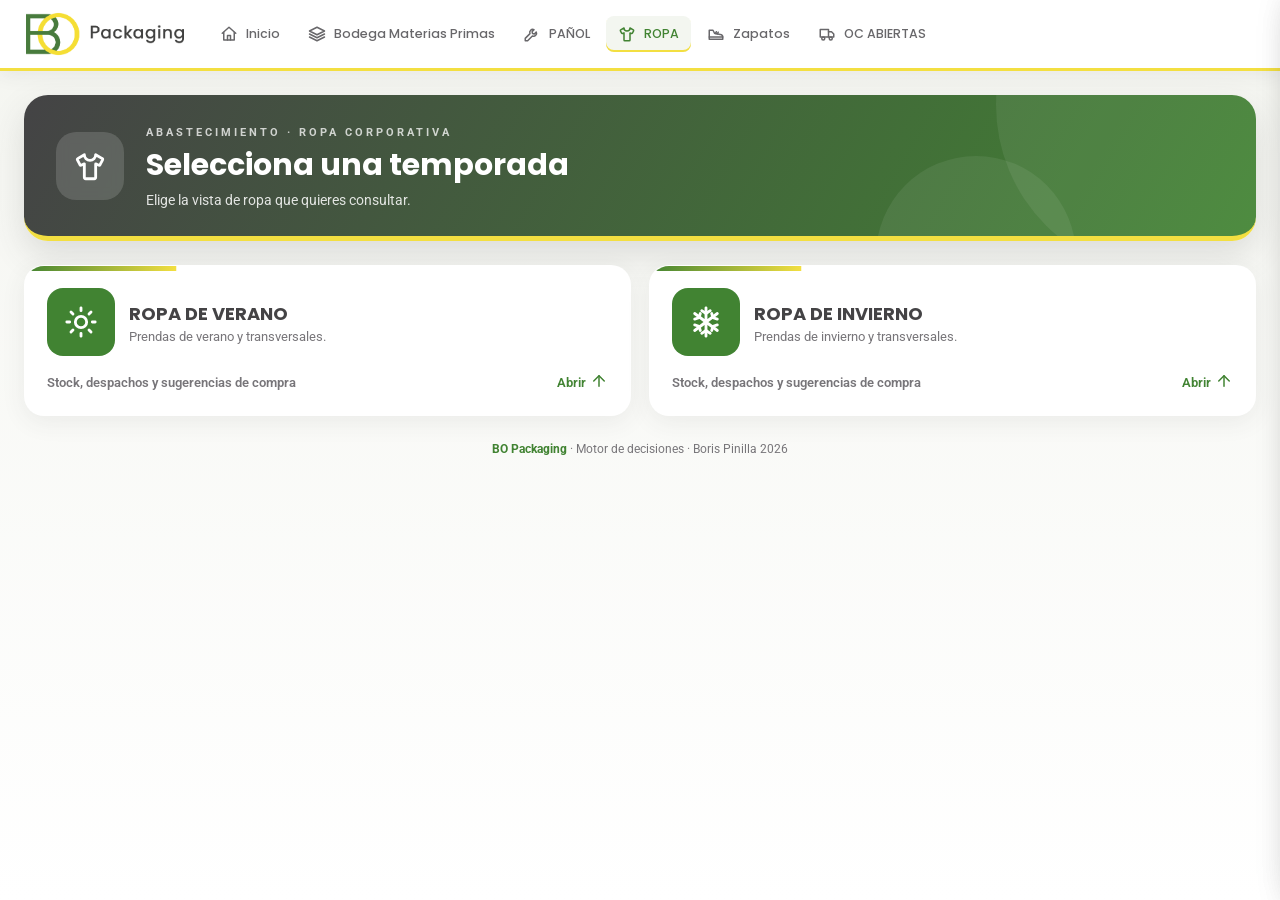
<file: ropa.html>
<!DOCTYPE html>
<html lang="es">
<head>
  <meta charset="UTF-8">
  <meta name="viewport" content="width=device-width, initial-scale=1.0">
  <title>Ropa | Compras BO Packaging</title>
  <link rel="preconnect" href="https://fonts.googleapis.com">
  <link rel="preconnect" href="https://fonts.gstatic.com" crossorigin>
  <link href="https://fonts.googleapis.com/css2?family=Poppins:wght@300;400;500;600;700;800&family=Roboto:wght@300;400;500;700;800&display=swap" rel="stylesheet">
  <link rel="stylesheet" href="css/estilos.css">
</head>
<body>
  <header class="barra-top">
    <div class="contenedor">
      <a class="logo" href="index.html" aria-label="Inicio"><img src="assets/bo-packaging-logo.png" alt=""></a>
      <nav class="nav">
        <a href="index.html" data-ico="inicio">Inicio</a>
        <a href="bmat.html" data-ico="capas">Bodega Materias Primas</a>
        <a href="panol.html" data-ico="llave">PAÑOL</a>
        <a href="ropa.html" class="activo" data-ico="polera" aria-current="page">ROPA</a>
        <a href="zapatos.html" data-ico="zapato">Zapatos</a>
        <a href="oc-abiertas.html" data-ico="camion">OC ABIERTAS</a>
      </nav>
    </div>
  </header>

  <main class="contenedor">
    <section class="hero">
      <div class="hero-ico" data-ico="polera"></div>
      <div class="hero-txt">
        <small>Abastecimiento · Ropa corporativa</small>
        <h1>Selecciona una temporada</h1>
        <p>Elige la vista de ropa que quieres consultar.</p>
      </div>
    </section>

    <section class="tarjetas-modulos temporadas-opciones" aria-label="Temporadas de ropa">
      <a class="tarjeta-modulo tarjeta-temporada" href="ropa-verano.html?temporada=VERANO">
        <div class="tm-cab">
          <div class="tm-ico" data-ico="sol"></div>
          <div><h3>ROPA DE VERANO</h3><p>Prendas de verano y transversales.</p></div>
        </div>
        <div class="tm-pie"><span>Stock, despachos y sugerencias de compra</span><span class="tm-ir">Abrir <span data-ico="arriba"></span></span></div>
      </a>
      <a class="tarjeta-modulo tarjeta-temporada opcion-invierno" href="ropa-verano.html?temporada=INVIERNO">
        <div class="tm-cab">
          <div class="tm-ico" data-ico="nieve"></div>
          <div><h3>ROPA DE INVIERNO</h3><p>Prendas de invierno y transversales.</p></div>
        </div>
        <div class="tm-pie"><span>Stock, despachos y sugerencias de compra</span><span class="tm-ir">Abrir <span data-ico="arriba"></span></span></div>
      </a>
    </section>
  </main>

  <footer class="pie"><b>BO Packaging</b> · Motor de decisiones · Boris Pinilla 2026</footer>

  <script src="js/config.js"></script>
  <script src="js/comun.js"></script>
</body>
</html>
</file>
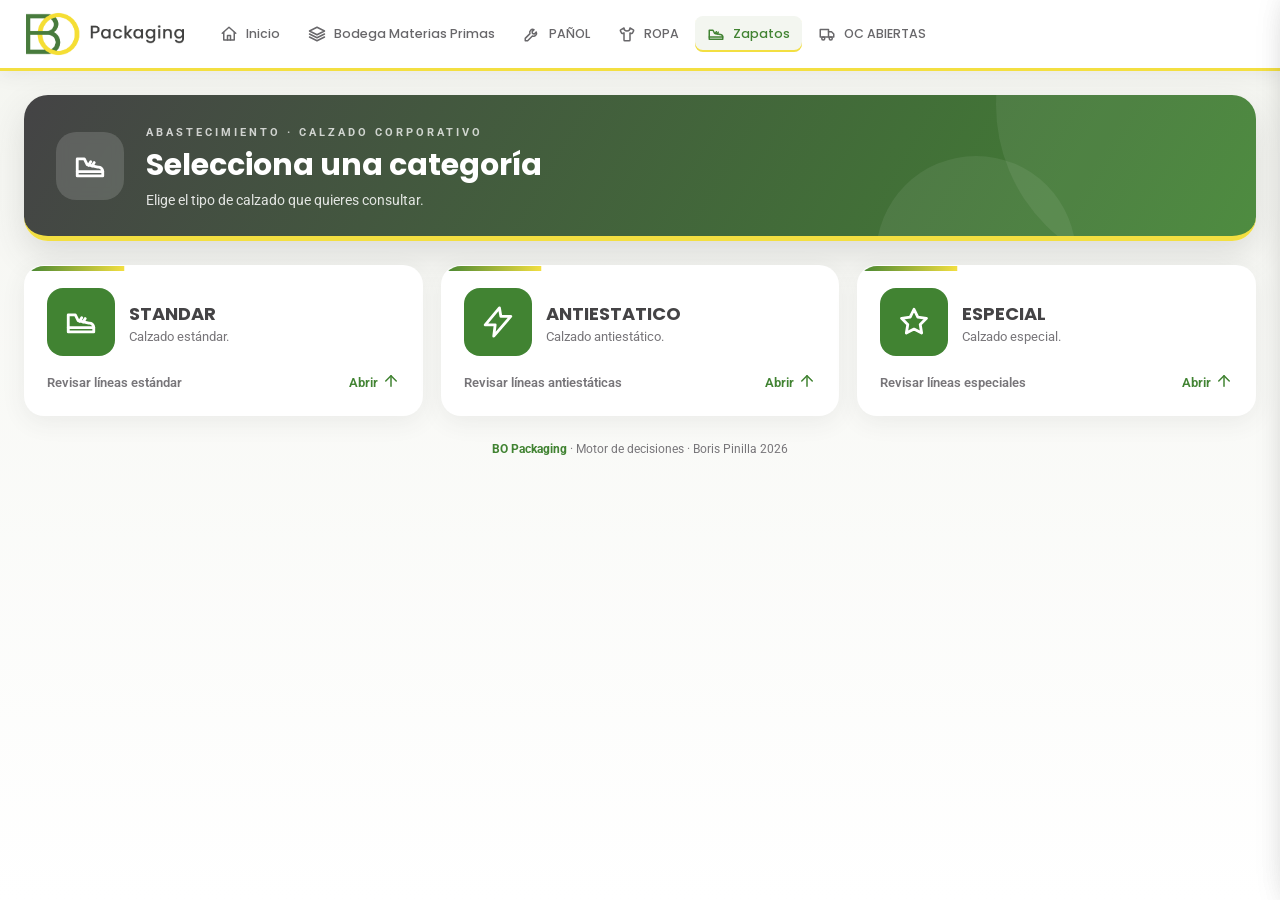
<file: zapatos.html>
<!DOCTYPE html>
<html lang="es">
<head>
  <meta charset="UTF-8">
  <meta name="viewport" content="width=device-width, initial-scale=1.0">
  <title>Zapatos | Compras BO Packaging</title>
  <link rel="preconnect" href="https://fonts.googleapis.com">
  <link rel="preconnect" href="https://fonts.gstatic.com" crossorigin>
  <link href="https://fonts.googleapis.com/css2?family=Poppins:wght@300;400;500;600;700;800&family=Roboto:wght@300;400;500;700;800&display=swap" rel="stylesheet">
  <link rel="stylesheet" href="css/estilos.css">
</head>
<body>
  <header class="barra-top">
    <div class="contenedor">
      <a class="logo" href="index.html" aria-label="Inicio"><img src="assets/bo-packaging-logo.png" alt=""></a>
      <nav class="nav">
        <a href="index.html" data-ico="inicio">Inicio</a>
        <a href="bmat.html" data-ico="capas">Bodega Materias Primas</a>
        <a href="panol.html" data-ico="llave">PAÑOL</a>
        <a href="ropa.html" data-ico="polera">ROPA</a>
        <a href="zapatos.html" class="activo" data-ico="zapato" aria-current="page">Zapatos</a>
        <a href="oc-abiertas.html" data-ico="camion">OC ABIERTAS</a>
      </nav>
    </div>
  </header>

  <main class="contenedor">
    <section class="hero">
      <div class="hero-ico" data-ico="zapato"></div>
      <div class="hero-txt">
        <small>Abastecimiento · Calzado corporativo</small>
        <h1>Selecciona una categoría</h1>
        <p>Elige el tipo de calzado que quieres consultar.</p>
      </div>
    </section>

    <section class="tarjetas-modulos zapatos-categorias" aria-label="Categorías de zapatos">
      <a class="tarjeta-modulo tarjeta-selector" href="zapatos-temporada.html?subcategoria=STANDAR">
        <div class="tm-cab">
          <div class="tm-ico" data-ico="zapato"></div>
          <div><h3>STANDAR</h3><p>Calzado estándar.</p></div>
        </div>
        <div class="tm-pie"><span>Revisar líneas estándar</span><span class="tm-ir">Abrir <span data-ico="arriba"></span></span></div>
      </a>
      <a class="tarjeta-modulo tarjeta-selector" href="zapatos-temporada.html?subcategoria=ANTIESTATICO">
        <div class="tm-cab">
          <div class="tm-ico" data-ico="rayo"></div>
          <div><h3>ANTIESTATICO</h3><p>Calzado antiestático.</p></div>
        </div>
        <div class="tm-pie"><span>Revisar líneas antiestáticas</span><span class="tm-ir">Abrir <span data-ico="arriba"></span></span></div>
      </a>
      <a class="tarjeta-modulo tarjeta-selector" href="zapatos-temporada.html?subcategoria=ESPECIAL">
        <div class="tm-cab">
          <div class="tm-ico" data-ico="estrella"></div>
          <div><h3>ESPECIAL</h3><p>Calzado especial.</p></div>
        </div>
        <div class="tm-pie"><span>Revisar líneas especiales</span><span class="tm-ir">Abrir <span data-ico="arriba"></span></span></div>
      </a>
    </section>
  </main>

  <footer class="pie"><b>BO Packaging</b> · Motor de decisiones · Boris Pinilla 2026</footer>

  <script src="js/config.js"></script>
  <script src="js/comun.js"></script>
</body>
</html>
</file>
<file: css/estilos.css>
/* =====================================================================
   ESTILOS.CSS  |  Dashboard de Compras BO Packaging
   ---------------------------------------------------------------------
   Para cambiar colores o tipografía, edita SOLO las variables de abajo.
   ===================================================================== */

/* ============================ 1. VARIABLES ============================ */
:root {
  --bo-primario: #418332;
  --bo-primario-2: #418332;
  --bo-primario-3: #444345;
  --bo-acento: #F3DF41;
  --bo-acento-2: #F3DF41;
  --bo-texto: #444345;
  --bo-texto-suave: #777579;
  --bo-borde: #E4E3DC;
  --bo-tarjeta: #fff;
  --bo-fuente: 'Roboto', 'Segoe UI', Arial, sans-serif;
  --bo-fuente-principal: 'Poppins', 'Roboto', sans-serif;

  --radio: 16px;
  --radio-chico: 10px;
  --sombra: 0 6px 24px rgba(68, 67, 69, .08);
  --sombra-hover: 0 14px 34px rgba(68, 67, 69, .15);
  --transicion: .25s cubic-bezier(.2, .8, .2, 1);
}
.conclusiones li span { min-width: 0; overflow-wrap: anywhere; }

/* ============================ 2. BASE ============================ */
* { box-sizing: border-box; }
html { scroll-behavior: smooth; }
html, body { overflow-x: clip; }
body {
  margin: 0;
  font-family: var(--bo-fuente);
  font-size: 14px;
  color: var(--bo-texto);
  min-height: 100vh;
  background: linear-gradient(180deg, #F4F5F0 0%, #fff 100%) fixed;
  -webkit-font-smoothing: antialiased;
}
h1, h2, h3, h4 { font-family: var(--bo-fuente-principal); }
a { color: inherit; text-decoration: none; }
button, input, select { font-family: inherit; font-size: inherit; color: inherit; }
[hidden] { display: none !important; }

.ico { width: 18px; height: 18px; flex-shrink: 0; }
.ico.girar { transform: rotate(90deg); }

.contenedor { max-width: 1480px; margin: 0 auto; padding: 0 24px; }

/* ============================ 3. BARRA SUPERIOR ============================ */
.barra-top {
  position: sticky; top: 0; z-index: 50;
  background: rgba(255, 255, 255, .97);
  color: var(--bo-texto);
  border-bottom: 3px solid var(--bo-acento);
  box-shadow: 0 4px 18px rgba(68, 67, 69, .08);
}
.barra-top .contenedor { display: flex; align-items: center; gap: 22px; height: 68px; }

.logo { display: flex; align-items: center; gap: 10px; font-weight: 800; letter-spacing: .5px; }
.logo img { display: block; width: auto; height: 46px; }

.nav { display: flex; gap: 4px; flex: 1; overflow-x: auto; scrollbar-width: none; }
.nav a {
  display: flex; align-items: center; gap: 8px;
  padding: 9px 12px; border-radius: 8px;
  font-family: var(--bo-fuente-principal); font-weight: 500; font-size: 12.5px; white-space: nowrap;
  color: #68676A;
  transition: background var(--transicion), color var(--transicion);
}
.nav a:hover { background: #F3F6F0; color: var(--bo-primario); }
.nav a.activo { background: #F3F6F0; color: var(--bo-primario); box-shadow: inset 0 -2px 0 var(--bo-acento); }

.barra-acciones { display: flex; align-items: center; gap: 10px; flex-wrap: wrap; }
.menu-datos { position: relative; }
.menu-datos-panel {
  position: absolute; top: calc(100% + 10px); right: 0; z-index: 100;
  display: flex; flex-direction: column; gap: 8px; width: min(300px, calc(100vw - 28px));
  padding: 12px; border: 1px solid #D8E3D4; border-radius: 14px;
  background: #fff; box-shadow: var(--sombra-hover); color: var(--bo-texto);
  font-family: var(--bo-fuente);
}
.menu-datos-panel .info-archivo {
  width: 100%; max-width: none; padding: 8px 10px; border-radius: 10px;
  background: #F3F6F0; color: var(--bo-primario);
}
.menu-datos-panel .info-archivo b { font-size: 13px; font-weight: 700; }
.menu-datos-panel .info-archivo small { color: #526653; opacity: 1; }
.menu-datos-panel .btn.claro {
  justify-content: flex-start; width: 100%; min-height: 42px; color: var(--bo-primario);
  border-color: #D8E3D4; background: #FAFBF8; font: inherit; font-weight: 700;
}
.menu-datos-panel .btn.claro:hover { background: #EEF4EA; }
.info-archivo {
  display: flex; align-items: center; gap: 8px;
  padding: 6px 12px; border-radius: 12px;
  background: rgba(255, 255, 255, .08); max-width: 260px;
}
.info-archivo span { display: flex; flex-direction: column; min-width: 0; }
.info-archivo b { font-size: 12px; white-space: nowrap; overflow: hidden; text-overflow: ellipsis; }
.info-archivo small { font-size: 10.5px; opacity: .7; }

/* ============================ 4. BOTONES ============================ */
.btn {
  display: inline-flex; align-items: center; gap: 8px;
  padding: 10px 16px; border-radius: 12px;
  border: 1px solid var(--bo-borde); background: #fff;
  font-family: var(--bo-fuente-principal);
  font-weight: 600; font-size: 13px; cursor: pointer;
  transition: transform var(--transicion), box-shadow var(--transicion), background var(--transicion);
}
.btn:hover:not(:disabled) { transform: translateY(-2px); box-shadow: var(--sombra); }
.btn:disabled { opacity: .45; cursor: not-allowed; }
.btn.primario { background: var(--bo-primario); color: #fff; border: 0; }
.btn.primario:hover:not(:disabled) { background: var(--bo-primario-3); }
.btn.acento { background: var(--bo-acento); color: var(--bo-texto); border: 0; }
.btn.claro { background: #fff; color: var(--bo-texto); border-color: var(--bo-borde); }
.btn.claro:hover { background: #F4F6F1; }
.btn.chico { padding: 6px 10px; font-size: 12px; border-radius: 9px; }
.filtro-alcance {
  border-color: color-mix(in srgb, var(--bo-primario) 28%, #fff);
  background: linear-gradient(135deg, #fff, #F1F7EE);
  color: var(--bo-primario);
}
.filtro-alcance[aria-pressed="true"] {
  border-color: var(--bo-primario); background: var(--bo-primario); color: #fff;
  animation: filtro-alcance-activar .4s ease-out;
}
.filtro-alcance .ico { transition: transform var(--transicion); }
.filtro-alcance:hover .ico { transform: rotate(-18deg) scale(1.12); }
@keyframes filtro-alcance-activar {
  0% { transform: scale(.96); }
  65% { transform: scale(1.04); }
  100% { transform: scale(1); }
}

.btn-lista { position: relative; }
.contador {
  position: absolute; top: -7px; right: -7px;
  min-width: 21px; height: 21px; padding: 0 6px; border-radius: 99px;
  display: grid; place-items: center;
  background: #E5383B; color: #fff; font-size: 11px; font-weight: 800;
  transform: scale(0); transition: transform var(--transicion);
}
.contador.activo { transform: scale(1); animation: latido 2s infinite; }
@keyframes latido { 0%, 100% { box-shadow: 0 0 0 0 rgba(229, 56, 59, .5); } 50% { box-shadow: 0 0 0 7px rgba(229, 56, 59, 0); } }

.btn-icono {
  display: grid; place-items: center; width: 36px; height: 36px;
  border: 0; border-radius: 10px; background: rgba(65, 131, 50, .08); cursor: pointer;
  transition: background var(--transicion), transform var(--transicion);
}
.btn-icono:hover { background: rgba(229, 56, 59, .12); color: #E5383B; transform: rotate(90deg); }

.btn-mas {
  display: grid; place-items: center; width: 30px; height: 30px;
  border: 0; border-radius: 9px; cursor: pointer;
  background: rgba(65, 131, 50, .1); color: var(--bo-primario);
  transition: all var(--transicion);
}
.btn-mas:hover { background: var(--bo-acento); color: var(--bo-texto); transform: scale(1.15) rotate(90deg); }
.btn-mas .ico { width: 16px; height: 16px; }

/* ============================ 5. CABECERA DE PÁGINA ============================ */
.hero {
  position: relative; overflow: hidden;
  margin: 24px 0; padding: 28px 32px; border-radius: 24px;
  background: linear-gradient(120deg, var(--bo-primario-3), var(--bo-primario));
  color: #fff; box-shadow: var(--sombra-hover); border-bottom: 5px solid var(--bo-acento);
  display: flex; align-items: center; gap: 22px; flex-wrap: wrap;
}
.hero::before, .hero::after {
  content: ''; position: absolute; border-radius: 50%;
  background: rgba(255, 255, 255, .07); pointer-events: none;
}
.hero::before { width: 340px; height: 340px; right: -80px; top: -160px; }
.hero::after  { width: 200px; height: 200px; right: 180px; bottom: -120px; }
.hero-ico {
  display: grid; place-items: center; width: 68px; height: 68px; border-radius: 20px;
  background: rgba(255, 255, 255, .15); backdrop-filter: blur(6px);
  animation: flotar 4s ease-in-out infinite;
}
.hero-ico .ico { width: 34px; height: 34px; }
@keyframes flotar { 50% { transform: translateY(-6px); } }
.hero-txt { flex: 1; min-width: min(240px, 100%); position: relative; z-index: 1; }
.hero-txt small { text-transform: uppercase; letter-spacing: 3px; font-size: 11px; font-weight: 700; opacity: .75; }
.hero-txt h1 { margin: 4px 0; font-family: var(--bo-fuente-principal); font-size: 30px; font-weight: 700; }
.hero-txt p { margin: 0; opacity: .85; }
.hero-acciones { display: flex; align-items: center; gap: 10px; position: relative; z-index: 1; flex-wrap: wrap; }
.btn-sugeridos-principal { min-height: 48px; padding: 14px 22px; font-size: 15px; font-weight: 700; box-shadow: 0 6px 16px rgba(0, 0, 0, .18); }
.hero .btn-sugeridos-principal { background: var(--bo-acento); color: var(--bo-texto); }
.hero-inicio {
  min-height: 230px; isolation: isolate;
  background: var(--bo-primario-3); color: #fff;
  border-bottom-width: 4px; box-shadow: var(--sombra);
}
.hero-inicio::before {
  inset: 0; width: auto; height: auto; border-radius: 0;
  background: rgba(0,0,0,.22);
}
.hero-inicio::after { display: none; }
.hero-inicio-video {
  position: absolute; z-index: -1; inset: -14px;
  width: calc(100% + 28px); height: calc(100% + 28px);
  object-fit: cover; object-position: center 45%;
  pointer-events: none;
}
.hero-inicio > :not(.hero-inicio-video) { position: relative; z-index: 1; }
.hero-inicio .hero-ico {
  background: rgba(65,131,50,.92); color: #fff;
}
.hero-inicio .hero-txt small,
.hero-inicio .hero-txt h1,
.hero-inicio .hero-txt p {
  color: #fff; opacity: 1; text-shadow: 0 1px 3px rgba(0,0,0,.45);
}
.hero-inicio .hero-acciones .btn.claro { background: rgba(255,255,255,.92); }
@media (prefers-reduced-motion: reduce) {
  .hero-inicio-video { display: none; }
}

/* ============================ 6. ESTADO VACÍO / ZONA DE CARGA ============================ */
.zona-carga {
  display: flex; flex-direction: column; align-items: center; text-align: center; gap: 10px;
  padding: 48px 24px; border-radius: 24px;
  background: #fff; border: 2px dashed #C9D7C4;
  cursor: pointer; transition: all var(--transicion);
}
.zona-carga:hover { border-color: var(--bo-primario); background: #F7FAF5; transform: translateY(-3px); box-shadow: var(--sombra); }
.zona-carga .ico { width: 54px; height: 54px; color: var(--bo-primario); }
.zona-carga h2 { margin: 6px 0 0; font-size: 22px; }
.zona-carga p { margin: 0; color: var(--bo-texto-suave); max-width: 520px; }
.zona-carga.compacto { flex-direction: row; padding: 16px 22px; text-align: left; }
.zona-carga.compacto .ico { width: 32px; height: 32px; }
.zona-carga.compacto h2 { font-size: 16px; margin: 0; }
.carga-excel-final { display: flex; justify-content: center; margin: 24px 0 0; }
.btn-carga-excel-final { min-height: 48px; padding: 14px 22px; font-size: 15px; font-weight: 800; }
.modal-carga-excel {
  width: min(560px, calc(100vw - 32px)); max-width: none; max-height: min(90vh, 680px);
  margin: auto; padding: 24px; border: 0; border-radius: 20px;
  background: #fff; color: var(--bo-texto); box-shadow: 0 20px 70px rgba(0, 0, 0, .28);
  font-family: var(--bo-fuente);
}
.modal-carga-excel[open] { display: flex; flex-direction: column; gap: 16px; }
.modal-carga-excel::backdrop { background: rgba(68, 67, 69, .5); backdrop-filter: blur(3px); }
.modal-carga-cabecera { display: flex; align-items: flex-start; justify-content: space-between; gap: 16px; }
.modal-carga-cabecera h2 { margin: 0; font-size: 20px; }
.modal-carga-excel > p { margin: 0; color: var(--bo-texto-suave); line-height: 1.6; }
.modal-carga-cerrar {
  display: grid; place-items: center; width: 38px; height: 38px; flex: 0 0 38px;
  border: 0; border-radius: 50%; background: #F1F3F6; color: var(--bo-texto);
  cursor: pointer; font: inherit; font-size: 24px; line-height: 1;
  transition: background var(--transicion), color var(--transicion);
}
.modal-carga-cerrar:hover { background: #E5383B; color: #fff; }
.modal-carga-cerrar:focus-visible { outline: 3px solid var(--bo-acento); outline-offset: 3px; }
.modal-carga-zona { width: 100%; padding: 22px; border-radius: 16px; font: inherit; color: var(--bo-texto); }
.modal-carga-zona span { display: flex; flex-direction: column; gap: 5px; }
.modal-carga-zona small { color: var(--bo-texto-suave); }
.modal-carga-ayuda { font-size: 12.5px; }

/* ============================ 7. KPIs ============================ */
.kpis { display: grid; grid-template-columns: repeat(5, minmax(0, 1fr)); gap: 16px; margin-bottom: 18px; }
.kpi {
  position: relative; overflow: hidden;
  display: flex; align-items: center; gap: 14px;
  padding: 18px; border-radius: var(--radio);
  background: var(--bo-tarjeta); box-shadow: var(--sombra);
  border: 1px solid transparent;
  transition: transform var(--transicion), box-shadow var(--transicion), border-color var(--transicion);
}
.kpi[role="button"] { cursor: pointer; }
.kpi:hover { transform: translateY(-4px); box-shadow: var(--sombra-hover); }
.kpi.activo { border-color: var(--c); background: color-mix(in srgb, var(--c) 7%, #fff); }
.kpi-principal {
  grid-column: 1 / -1;
  display: grid; grid-template-columns: auto minmax(0, 1fr); align-items: center; gap: 26px;
  min-height: 150px; padding: 26px 36px;
  border: 1px solid color-mix(in srgb, var(--c) 18%, #fff);
  background: linear-gradient(110deg, color-mix(in srgb, var(--c) 10%, #fff), #fff 48%, color-mix(in srgb, var(--c) 6%, #fff));
  background-size: 200% 100%;
  animation: kpi-fondo 10s ease-in-out infinite alternate;
}
.kpi-principal::before {
  content: ''; position: absolute; z-index: 0; top: 50%; right: 12%;
  width: 190px; height: 190px; border-radius: 50%;
  background: color-mix(in srgb, var(--c) 8%, transparent);
  transform: translateY(-50%);
  pointer-events: none;
  animation: kpi-orbita 7s ease-in-out infinite alternate;
}
.kpi-principal > * { position: relative; z-index: 1; }
.kpi-principal .kpi-ico { width: 72px; height: 72px; border-radius: 21px; }
.kpi-principal .kpi-ico .ico { width: 36px; height: 36px; }
.kpi-principal .kpi-info {
  display: grid; grid-template-columns: 1fr auto; grid-template-areas: "titulo valor" "detalle valor";
  align-items: center; column-gap: 24px;
}
.kpi-principal .kpi-info small { grid-area: titulo; font-size: 14px; letter-spacing: 1px; }
.kpi-principal .kpi-info b { grid-area: valor; font-size: clamp(48px, 6vw, 76px); line-height: 1; }
.kpi-principal .kpi-info span { grid-area: detalle; margin-top: 5px; font-size: 14px; }
.kpi-ico {
  display: grid; place-items: center; width: 48px; height: 48px; border-radius: 14px;
  background: color-mix(in srgb, var(--c) 14%, #fff);
  color: color-mix(in srgb, var(--c) 60%, var(--bo-texto));
  transition: transform var(--transicion);
}
.kpi:hover .kpi-ico { transform: scale(1.12) rotate(-6deg); }
.kpi-ico .ico { width: 24px; height: 24px; }
.kpi small { display: block; font-size: 11.5px; font-weight: 600; color: var(--bo-texto-suave); text-transform: uppercase; letter-spacing: .6px; }
.kpi b { display: block; font-size: 25px; font-weight: 800; line-height: 1.2; }
.kpi span { font-size: 12px; color: var(--bo-texto-suave); }
@keyframes kpi-fondo { to { background-position: 100% 50%; } }
@keyframes kpi-orbita { to { transform: translate(-28px, -50%) scale(1.12); } }

/* ============================ CLUSTERS ============================ */
.cluster-editor form { margin: 0; }
.cluster-campos {
  display: grid; grid-template-columns: minmax(220px, 2fr) minmax(170px, 1fr) minmax(220px, 1.2fr);
  align-items: end; gap: 14px;
}
.cluster-campos input, #cluster-buscar, .cluster-agregar select {
  min-width: 0; height: 40px; padding: 0 12px; border: 1px solid var(--bo-borde);
  border-radius: 11px; background: #FAFAF8; font: inherit;
}
.cluster-seleccionados {
  display: flex; flex-direction: column; justify-content: center; gap: 4px; min-height: 60px;
  padding: 10px 14px; border-radius: 12px; background: #F1F7EE; color: var(--bo-primario);
}
.cluster-seleccionados small { color: var(--bo-texto-suave); }
.cluster-form-acciones { display: flex; gap: 8px; margin-top: 16px; }
.cluster-mensaje { min-height: 20px; margin: 10px 0 0; font-size: 13px; }
.sr-only {
  position: absolute; width: 1px; height: 1px; padding: 0; margin: -1px;
  overflow: hidden; clip: rect(0, 0, 0, 0); white-space: nowrap; border: 0;
}

/* ============================ OC ABIERTAS ============================ */
.oc-filtros { margin-bottom: 16px; padding: 22px; }
.oc-filtros-fila { display: grid; align-items: end; gap: 12px; }
.oc-filtros-fila + .oc-filtros-fila { margin-top: 14px; }
.oc-filtros-fila-origen { grid-template-columns: minmax(0, 1fr); }
.oc-filtros-fila-busqueda { grid-template-columns: minmax(220px, 2fr) minmax(190px, 1fr) auto; }
.oc-filtros-fila .campo input, .oc-filtros-fila .campo select { width: 100%; min-width: 0; }
.oc-filtros-fila-busqueda > .btn { min-height: 42px; }
.oc-origen-filtros { display: grid; grid-template-columns: repeat(2, minmax(0, 1fr)); gap: 8px; }
.oc-origen-btn {
  --oc-color: var(--bo-primario);
  display: flex; align-items: center; justify-content: center; min-width: 0; min-height: 48px;
  padding: 7px 10px; border: 1px solid color-mix(in srgb, var(--oc-color) 25%, #fff);
  border-radius: 12px; background: color-mix(in srgb, var(--oc-color) 5%, #fff);
  color: var(--bo-texto); font: inherit; font-size: 12px; font-weight: 700; text-align: center; cursor: pointer;
  transition: transform var(--transicion), border-color var(--transicion), box-shadow var(--transicion), background var(--transicion);
}
.oc-origen-btn:hover { transform: translateY(-2px); box-shadow: var(--sombra); }
.oc-origen-btn:focus-visible { outline: 3px solid color-mix(in srgb, var(--oc-color) 55%, #fff); outline-offset: 2px; }
.oc-origen-btn[aria-pressed="true"] {
  border-color: var(--oc-color); background: color-mix(in srgb, var(--oc-color) 12%, #fff);
  box-shadow: 0 0 0 2px color-mix(in srgb, var(--oc-color) 13%, transparent);
  animation: oc-origen-seleccion .3s ease-out;
}
.oc-origen-icon { display: grid; place-items: center; flex: 0 0 20px; width: 20px; height: 20px; color: var(--oc-color); }
.oc-origen-icon .ico { width: 20px; height: 20px; }
.oc-extranjero { --oc-color: #536FD0; }
.oc-nacional { --oc-color: #34835A; }
@keyframes oc-origen-seleccion { 50% { transform: scale(1.025); } }
.oc-rangos { display: grid; grid-template-columns: repeat(5, minmax(0, 1fr)); gap: 12px; margin-bottom: 18px; }
.oc-rango-tarjeta {
  display: flex; flex-direction: column; gap: 8px; padding: 14px;
  border: 1px solid var(--bo-borde); border-radius: 14px; background: #fff;
  color: var(--bo-texto); text-align: left;
}
.oc-rango-tarjeta small { color: var(--bo-texto-suave); font-size: 11px; }
.oc-rango-tarjeta b { color: var(--bo-primario); font-size: 24px; }
.oc-kpi .kpi-info { min-width: 0; }
.oc-conclusiones-card, .oc-tabla-card { margin-bottom: 18px; }
.oc-antiguedad { display: inline-flex; padding: 4px 8px; border-radius: 999px; background: #EFF3EC; color: var(--bo-primario); font-size: 11px; font-weight: 700; white-space: nowrap; }
.oc-antiguedad.oc-mas-12 { background: #FDE8E7; color: #A12B28; }
.oc-antiguedad.oc-6-12 { background: #FFF1DB; color: #8A5200; }
.oc-antiguedad.oc-3-6 { background: #FFF8D9; color: #786000; }
.oc-antiguedad.oc-sin-fecha { background: #EEEFF1; color: #555B66; }
.oc-detalle summary { color: var(--bo-primario); font-weight: 700; cursor: pointer; }
.oc-lineas { display: grid; gap: 10px; min-width: min(620px, 72vw); padding: 10px 0; }
.oc-linea { padding: 10px; border: 1px solid var(--bo-borde); border-radius: 10px; background: #FAFBF8; }
.oc-linea > b { display: block; margin-bottom: 8px; color: var(--bo-primario); }
.oc-linea dl { display: grid; grid-template-columns: repeat(2, minmax(0, 1fr)); gap: 6px 12px; margin: 0; }
.oc-linea dl > div { min-width: 0; }
.oc-linea dt { color: var(--bo-texto-suave); font-size: 10px; }
.oc-linea dd { margin: 0; overflow-wrap: anywhere; font-weight: 600; }
.cluster-mensaje.error { color: #B4232D; }
.cluster-mensaje.ok { color: var(--bo-primario); }
.cluster-catalogo-card .tabla-barra { justify-content: space-between; }
#cluster-buscar { width: min(420px, 100%); }
.cluster-catalogo-card .tabla-scroll { max-height: 460px; }
.cluster-codigo {
  padding: 4px 8px; border: 1px solid transparent; border-radius: 8px;
  background: #F1F7EE; color: var(--bo-primario); font: inherit; font-weight: 700;
  cursor: pointer; transition: background var(--transicion), color var(--transicion), transform var(--transicion);
}
.cluster-codigo:hover:not(:disabled) { transform: translateY(-2px); }
.cluster-codigo[aria-pressed="true"] { background: var(--bo-primario); color: #fff; animation: cluster-seleccionar .28s ease-out; }
.cluster-codigo:disabled { opacity: .45; cursor: not-allowed; }
@keyframes cluster-seleccionar { 50% { transform: scale(1.08); } }
.cluster-lista { display: grid; gap: 12px; }
.cluster-guardado {
  display: flex; justify-content: space-between; align-items: flex-start; gap: 18px;
  padding: 16px; border: 1px solid var(--bo-borde); border-radius: 14px; background: #fff;
}
.cluster-guardado h4 { margin: 0 0 4px; color: var(--bo-primario); }
.cluster-guardado p { margin: 0 0 8px; font-size: 13px; color: var(--bo-texto-suave); }
.cluster-guardado ul, .cluster-miembros { margin: 0; padding-left: 18px; font-size: 12.5px; }
.cluster-guardado-acciones { display: flex; gap: 8px; }
.cluster-agregar { align-items: end; }
.cluster-agregar label { min-width: 0; }
.cluster-agregar select { width: 100%; }
.cluster-miembros { display: grid; gap: 8px; }
.cluster-miembros li span { display: block; color: var(--bo-texto-suave); }
.fila-cluster td { background: color-mix(in srgb, var(--bo-primario) 5%, #fff); }
.fila-cluster td.desc small { display: block; margin: 2px 0 0; }

/* ============================ 8. FILTROS ============================ */
.filtros {
  display: flex; flex-wrap: wrap; align-items: end; gap: 12px;
  padding: 16px; margin-bottom: 12px; border-radius: var(--radio);
  background: #fff; box-shadow: var(--sombra);
}
.campo { display: flex; flex-direction: column; gap: 5px; }
.campo label { font-size: 11px; font-weight: 700; color: var(--bo-texto-suave); text-transform: uppercase; letter-spacing: .5px; }
.campo input, .campo select {
  height: 40px; padding: 0 12px; border-radius: 11px;
  border: 1px solid var(--bo-borde); background: #FAFAF8; min-width: 180px;
  transition: border-color var(--transicion), box-shadow var(--transicion);
}
.campo input:focus, .campo select:focus { outline: 0; border-color: var(--bo-primario); box-shadow: 0 0 0 4px rgba(65, 131, 50, .16); background: #fff; }
.campo.buscar { flex: 1; min-width: 240px; position: relative; }
.campo.buscar input { padding-left: 38px; width: 100%; }
.campo.buscar .ico { position: absolute; left: 12px; bottom: 11px; color: var(--bo-texto-suave); }
.check { display: flex; align-items: center; gap: 8px; height: 40px; font-size: 13px; font-weight: 600; cursor: pointer; }
.check input { width: 17px; height: 17px; accent-color: var(--bo-primario); }
.filtros-botones { display: flex; gap: 8px; margin-left: auto; flex-wrap: wrap; }

.chips { display: flex; flex-wrap: wrap; align-items: center; gap: 8px; margin-bottom: 8px; }
.chips-titulo { display: flex; align-items: center; gap: 6px; font-size: 12px; font-weight: 700; color: var(--bo-texto-suave); margin-right: 4px; }
.chip {
  display: inline-flex; align-items: center; gap: 6px;
  padding: 7px 12px; border-radius: 999px; cursor: pointer;
  border: 1px solid color-mix(in srgb, var(--c) 35%, #fff);
  background: color-mix(in srgb, var(--c) 8%, #fff); color: color-mix(in srgb, var(--c) 75%, #000);
  font-weight: 600; font-size: 12.5px; transition: all var(--transicion);
}
.chip .ico { width: 15px; height: 15px; }
.chip b { padding: 1px 7px; border-radius: 99px; background: #fff; font-size: 11.5px; }
.chip:hover { transform: translateY(-2px); box-shadow: 0 6px 16px color-mix(in srgb, var(--c) 30%, transparent); }
.chip.activo { background: var(--c); color: #fff; border-color: var(--c); }
.chip.activo b { color: var(--c); }
.filtros-activos { min-height: 18px; margin-bottom: 14px; font-size: 12.5px; color: var(--bo-texto-suave); }

/* ============================ 9. TARJETAS Y GRÁFICOS ============================ */
.graficos { display: grid; grid-template-columns: repeat(2, minmax(0, 1fr)); gap: 16px; margin-bottom: 18px; min-width: 0; }
.card {
  min-width: 0;
  padding: 18px 20px; border-radius: var(--radio);
  background: var(--bo-tarjeta); box-shadow: var(--sombra);
  transition: box-shadow var(--transicion), transform var(--transicion);
}
.card:hover { box-shadow: var(--sombra-hover); }
.card-cab { display: flex; align-items: center; gap: 10px; margin-bottom: 12px; }
.card-cab .ico { color: var(--bo-primario); }
.card-cab h3 { margin: 0; font-family: var(--bo-fuente-principal); font-size: 15px; font-weight: 600; flex: 1; }
.card-cab small { color: var(--bo-texto-suave); font-size: 11.5px; }
.lienzo { position: relative; height: 290px; min-width: 0; }
.lienzo canvas { max-width: 100%; }
.card.ancha { grid-column: 1 / -1; }

/* Mapa de calor (ropa y zapatos) */
.mapa-scroll { overflow-x: auto; min-width: 0; }
table.mapa { border-collapse: separate; border-spacing: 5px; width: 100%; font-size: 12px; }
table.mapa th { font-weight: 700; color: var(--bo-texto-suave); padding: 4px 6px; white-space: nowrap; }
table.mapa tbody th { text-align: left; max-width: 280px; overflow: hidden; text-overflow: ellipsis; color: var(--bo-texto); }
table.mapa td {
  min-width: 58px; height: 44px; text-align: center; border-radius: 10px; cursor: pointer;
  background: color-mix(in srgb, var(--c) 20%, #fff);
  border: 1.5px solid color-mix(in srgb, var(--c) 45%, #fff);
  transition: transform var(--transicion), box-shadow var(--transicion);
}
table.mapa td b { font-size: 14px; color: color-mix(in srgb, var(--c) 75%, #000); }
table.mapa td small { color: var(--bo-texto-suave); font-size: 10.5px; }
table.mapa td:hover { transform: scale(1.12); box-shadow: 0 6px 18px color-mix(in srgb, var(--c) 40%, transparent); position: relative; z-index: 2; }
table.mapa td.nada { background: #F5F5F2; border: 1px dashed #E1E0DA; cursor: default; }
table.mapa td.nada:hover { transform: none; box-shadow: none; }

/* Conclusiones */
.conclusiones { list-style: none; margin: 0; padding: 0; display: grid; grid-template-columns: repeat(auto-fit, minmax(min(320px, 100%), 1fr)); gap: 10px; }
.conclusiones li {
  display: flex; gap: 10px; align-items: flex-start;
  padding: 12px 14px; border-radius: 12px;
  background: color-mix(in srgb, var(--c) 7%, #fff);
  line-height: 1.5;
  transition: transform var(--transicion);
}
.conclusiones li:hover { transform: translateX(4px); }
.conclusiones li .ico { color: var(--c); margin-top: 2px; }

/* ============================ 10. TABLA ============================ */
.tabla-barra { display: flex; align-items: center; gap: 10px; margin-bottom: 10px; flex-wrap: wrap; }
.tabla-barra h3 { margin: 0; font-size: 15px; flex: 1; display: flex; align-items: center; gap: 8px; }
.tabla-barra small { color: var(--bo-texto-suave); }
.tabla-scroll { overflow: auto; max-height: 70vh; border-radius: 12px; border: 1px solid var(--bo-borde); }
table.datos { width: 100%; border-collapse: collapse; font-size: 12.5px; }
table.datos thead th {
  position: sticky; top: 0; z-index: 2;
  padding: 11px 10px; text-align: left; white-space: nowrap;
  background: var(--bo-primario); color: #fff; font-weight: 700; font-size: 11.5px;
  cursor: pointer; user-select: none;
}
table.datos thead th:hover { background: var(--bo-primario-2); }
table.datos thead th.orden-asc::after { content: ' ▲'; font-size: 9px; }
table.datos thead th.orden-desc::after { content: ' ▼'; font-size: 9px; }
table.datos th.num, table.datos td.num { text-align: right; }
table.datos tbody tr { cursor: pointer; transition: background var(--transicion); box-shadow: inset 3px 0 0 var(--c); }
table.datos tbody tr:nth-child(even) { background: #FAFAF8; }
table.datos tbody tr:hover { background: color-mix(in srgb, var(--c) 8%, #fff); }
table.datos td { padding: 9px 10px; border-bottom: 1px solid #ECEBE6; vertical-align: middle; }
table.datos td.desc { min-width: 210px; }
table.datos td.desc b { font-weight: 600; }
table.datos td.desc small { display: inline-block; margin-left: 6px; padding: 1px 6px; border-radius: 6px; background: #F0F0EC; color: var(--bo-texto-suave); font-size: 10.5px; }
table.datos td.prov em { font-style: normal; font-size: 9.5px; font-weight: 700; padding: 1px 5px; border-radius: 5px; background: #EAF2E6; color: var(--bo-primario); }
table.datos .accion { width: 44px; text-align: center; cursor: default; }
tr.fila-oculta td { opacity: .65; }

.stock { min-width: 80px; }
i.barra { display: block; height: 4px; margin-top: 4px; border-radius: 9px; background: #EDF0F5; overflow: hidden; }
i.barra i { display: block; height: 100%; background: var(--c); border-radius: 9px; transition: width .6s ease; }

.sug { font-weight: 700; color: var(--bo-texto-suave); }
.sug.si { display: inline-block; padding: 2px 9px; border-radius: 8px; background: #FFF4E0; color: #B26A00; }
.pill { display: inline-block; padding: 2px 9px; border-radius: 8px; font-weight: 700; background: color-mix(in srgb, var(--c) 14%, #fff); color: color-mix(in srgb, var(--c) 80%, #000); }

.badge {
  display: inline-flex; align-items: center; gap: 5px; white-space: nowrap;
  padding: 4px 10px; border-radius: 999px; font-size: 11.5px; font-weight: 700;
  background: color-mix(in srgb, var(--c) 14%, #fff); color: color-mix(in srgb, var(--c) 80%, #000);
}
.badge .ico { width: 13px; height: 13px; }

.paginacion { display: flex; justify-content: center; gap: 6px; margin-top: 14px; flex-wrap: wrap; }
.paginacion button {
  min-width: 36px; height: 36px; border-radius: 10px; border: 1px solid var(--bo-borde);
  background: #fff; cursor: pointer; font-weight: 700; transition: all var(--transicion);
}
.paginacion button:hover:not(:disabled) { border-color: var(--bo-primario); color: var(--bo-primario); }
.paginacion button.activo { background: var(--bo-primario); color: #fff; border-color: var(--bo-primario); }
.paginacion button:disabled { opacity: .4; cursor: default; }

.vacio-celda { text-align: center; padding: 30px !important; color: var(--bo-texto-suave); }

/* Tabla pequeña (panel de detalle y revisión) */
table.tabla-mini { width: 100%; border-collapse: collapse; font-size: 12px; margin-bottom: 8px; }
table.tabla-mini th { text-align: left; padding: 7px 8px; background: #EFF3EC; color: var(--bo-primario); font-weight: 700; overflow-wrap: anywhere; }
table.tabla-mini td { padding: 7px 8px; border-bottom: 1px solid #ECEBE6; overflow-wrap: anywhere; }
table.tabla-mini td small { display: block; color: var(--bo-texto-suave); }

/* ============================ 11. PÁGINA DE INICIO ============================ */
.seccion-titulo { display: flex; align-items: center; gap: 10px; margin: 28px 0 14px; }
.seccion-titulo h2 { margin: 0; font-size: 19px; flex: 1; }
.seccion-titulo .ico { color: var(--bo-primario); width: 22px; height: 22px; }
.prioridades-acciones { display: flex; align-items: center; gap: 8px; margin-left: auto; }
.prioridades-toggle {
  display: grid; place-items: center; width: 40px; height: 40px; flex: 0 0 40px;
  border: 1px solid var(--bo-borde); border-radius: 50%; background: #fff;
  color: var(--bo-primario); cursor: pointer;
  transition: background var(--transicion), color var(--transicion), transform var(--transicion);
}
.prioridades-toggle:hover { background: var(--bo-primario); color: #fff; transform: translateY(-2px); }
.prioridades-toggle:focus-visible { outline: 3px solid var(--bo-acento); outline-offset: 3px; }
.prioridades-chevron {
  width: 10px; height: 10px; border-right: 2px solid currentColor; border-bottom: 2px solid currentColor;
  transform: translateY(-2px) rotate(45deg); transition: transform .3s ease;
}
.prioridades-toggle[aria-expanded="true"] .prioridades-chevron { transform: translateY(2px) rotate(225deg); }
.prioridades-panel { display: grid; grid-template-rows: 1fr; opacity: 1; transition: grid-template-rows .35s ease, opacity .25s ease; }
.prioridades-panel.cerrado { grid-template-rows: 0fr; opacity: 0; }
.prioridades-panel-contenido { min-height: 0; overflow: hidden; }

.tarjetas-modulos { display: grid; grid-template-columns: repeat(2, minmax(0, 1fr)); gap: 18px; }
.tarjeta-modulo {
  position: relative; overflow: hidden; display: flex; flex-direction: column; gap: 16px;
  padding: 22px; border-radius: 20px; background: #fff; box-shadow: var(--sombra);
  border: 1px solid transparent;
  transition: transform var(--transicion), box-shadow var(--transicion), border-color var(--transicion);
}
.tarjeta-modulo::before {
  content: ''; position: absolute; inset: 0 0 auto 0; height: 5px;
  background: linear-gradient(90deg, var(--bo-primario), var(--bo-acento));
  transform: scaleX(.25); transform-origin: left; transition: transform .45s ease;
}
.tarjeta-modulo:hover { transform: translateY(-6px); box-shadow: var(--sombra-hover); border-color: #D8E3D4; }
.tarjeta-modulo:hover::before { transform: scaleX(1); }
.tarjeta-modulo:focus-visible { outline: 3px solid var(--bo-acento); outline-offset: 3px; }
.tarjeta-modulo.error { opacity: .7; }
#tarjeta-oc-abiertas {
  grid-column: 1 / -1;
  display: grid; grid-template-columns: minmax(0, 1fr) minmax(0, 2.2fr) minmax(170px, auto);
  align-items: center; gap: 18px 24px;
}
#tarjeta-oc-abiertas .tm-numeros { grid-template-columns: repeat(2, minmax(0, 1fr)); }
#tarjeta-oc-abiertas .tm-pie { justify-content: flex-end; }
.tm-cab { display: flex; gap: 14px; align-items: center; }
.tm-ico {
  display: grid; place-items: center; width: 54px; height: 54px; border-radius: 16px; flex-shrink: 0;
  background: var(--bo-primario); color: #fff;
  transition: transform var(--transicion);
}
.tarjeta-modulo:hover .tm-ico { transform: rotate(-8deg) scale(1.08); }
.tm-ico .ico { width: 26px; height: 26px; }
.tm-cab h3, .tarjeta-modulo > h3 { margin: 0; font-size: 18px; }
.tm-cab p, .tarjeta-modulo > p { margin: 2px 0 0; color: var(--bo-texto-suave); font-size: 12.5px; }
.tm-numeros { display: grid; grid-template-columns: repeat(4, 1fr); gap: 8px; }
.tm-numeros div { text-align: center; padding: 10px 4px; border-radius: 12px; background: color-mix(in srgb, var(--c, #418332) 7%, #fff); }
.tm-numeros b { display: block; font-size: 20px; font-weight: 800; color: color-mix(in srgb, var(--c, #418332) 85%, #000); }
.tm-numeros small { font-size: 10.5px; color: var(--bo-texto-suave); font-weight: 600; }
.tm-barra { display: flex; height: 8px; border-radius: 9px; overflow: hidden; background: #ECEBE6; }
.tm-barra i { display: block; height: 100%; transition: filter var(--transicion); }
.tm-barra i:hover { filter: brightness(1.15); }
.tm-pie { display: flex; justify-content: space-between; align-items: center; font-size: 12.5px; font-weight: 600; color: var(--bo-texto-suave); }
.tm-ir { display: flex; align-items: center; gap: 4px; color: var(--bo-primario-2); transition: gap var(--transicion); }
.tarjeta-modulo:hover .tm-ir { gap: 10px; }
.temporadas-opciones { margin-top: 20px; }
.tarjeta-temporada .tm-ico { width: 68px; height: 68px; }
.tarjeta-temporada .tm-ico .ico { width: 34px; height: 34px; }
.opcion-invierno .tm-ico { background: var(--bo-primario-2); }
.zapatos-categorias { grid-template-columns: repeat(3, minmax(0, 1fr)); margin-top: 20px; }
.tarjeta-selector .tm-ico { width: 68px; height: 68px; }
.tarjeta-selector .tm-ico .ico { width: 34px; height: 34px; }

.etq-mod { padding: 2px 8px; border-radius: 6px; background: #EFF3EC; color: var(--bo-primario); font-weight: 700; font-size: 11px; white-space: nowrap; }

details.revision { margin: 24px 0 40px; }
details.revision summary { cursor: pointer; font-weight: 700; color: var(--bo-primario); display: flex; align-items: center; gap: 8px; }
.revision-grid { display: grid; grid-template-columns: repeat(auto-fit, minmax(min(330px, 100%), 1fr)); gap: 16px; margin-top: 14px; }
.rev-mod { background: #fff; border-radius: 14px; padding: 14px; box-shadow: var(--sombra); }
.rev-mod h4 { margin: 0 0 8px; }
.rev-mod h4 small { display: block; font-weight: 500; color: var(--bo-texto-suave); font-size: 11.5px; }
.rev-mod .error { color: #E5383B; }

/* ============================ 12. PANELES LATERALES ============================ */
.velo {
  position: fixed; inset: 0; z-index: 80; background: rgba(68, 67, 69, .45);
  backdrop-filter: blur(2px); opacity: 0; pointer-events: none; transition: opacity var(--transicion);
}
.velo.visible { opacity: 1; pointer-events: auto; }
.panel {
  position: fixed; top: 0; right: 0; bottom: 0; z-index: 90;
  width: min(560px, 100vw); display: flex; flex-direction: column;
  background: #fff; box-shadow: -10px 0 40px rgba(0, 0, 0, .2);
  transform: translateX(105%); transition: transform .35s cubic-bezier(.2, .8, .2, 1);
}
.panel.abierto { transform: translateX(0); }
.panel-cab {
  display: flex; gap: 12px; align-items: flex-start; padding: 22px 22px 18px;
  background: linear-gradient(135deg, color-mix(in srgb, var(--c) 14%, #fff), #fff);
  border-bottom: 1px solid var(--bo-borde);
}
.panel-cab > div { flex: 1; min-width: 0; }
.panel-cab small { color: var(--bo-texto-suave); font-weight: 600; font-size: 11.5px; }
.panel-cab h3 { margin: 4px 0 6px; font-size: 18px; line-height: 1.3; }
.panel-cab p { margin: 0; font-size: 12.5px; display: flex; flex-wrap: wrap; gap: 8px; align-items: center; }
.panel-cuerpo { flex: 1; overflow: auto; padding: 18px 22px 30px; }
.panel-cuerpo h4 { display: flex; align-items: center; gap: 8px; margin: 22px 0 10px; font-size: 13.5px; color: var(--bo-primario); }
.panel-cuerpo h4 .ico { color: var(--bo-primario); }
.panel-pie { display: flex; justify-content: space-between; gap: 10px; padding: 14px 22px; border-top: 1px solid var(--bo-borde); }

.minis { display: grid; grid-template-columns: repeat(3, 1fr); gap: 10px; }
.mini { padding: 12px; border-radius: 12px; background: #F5F6F2; transition: transform var(--transicion); }
.mini:hover { transform: translateY(-3px); }
.mini .ico { color: var(--bo-primario); width: 16px; height: 16px; }
.mini small { display: block; font-size: 11px; color: var(--bo-texto-suave); font-weight: 600; margin-top: 4px; }
.mini b { font-size: 17px; }
.explica {
  display: flex; gap: 10px; align-items: flex-start; margin: 16px 0 0; padding: 12px 14px; border-radius: 12px;
  background: color-mix(in srgb, var(--c) 9%, #fff); border-left: 4px solid var(--c); line-height: 1.5;
}
.explica .ico { color: var(--c); }
.agregar-lista { display: flex; align-items: end; gap: 10px; margin-top: 14px; flex-wrap: wrap; }
.agregar-lista label { display: flex; flex-direction: column; gap: 4px; font-size: 11.5px; font-weight: 700; color: var(--bo-texto-suave); }
.agregar-lista input, .item-lista input {
  width: 110px; height: 40px; padding: 0 10px; border-radius: 10px; border: 1px solid var(--bo-borde); font-weight: 700;
}
dl.originales { display: grid; grid-template-columns: 1fr 1fr; gap: 6px; margin: 0; }
dl.originales div { padding: 8px 10px; border-radius: 10px; background: #F7F7F4; }
dl.originales dt { font-size: 10.5px; color: var(--bo-texto-suave); font-weight: 700; }
dl.originales dt em { font-style: normal; float: right; opacity: .6; }
dl.originales dd { margin: 2px 0 0; font-weight: 600; word-break: break-word; }

.grupo-prov { margin-bottom: 16px; border: 1px solid var(--bo-borde); border-radius: 14px; overflow: hidden; }
.grupo-prov header { display: flex; align-items: center; gap: 10px; flex-wrap: wrap; padding: 10px 12px; background: #F3F5F0; }
.grupo-prov h4 { margin: 0 !important; flex: 1; }
.grupo-prov header span { font-size: 12px; color: var(--bo-texto-suave); font-weight: 600; }
.item-lista { display: flex; align-items: center; gap: 10px; padding: 10px 12px; border-top: 1px solid #ECEBE6; }
.item-lista > div { flex: 1; min-width: 0; }
.item-lista b { display: block; font-size: 12.5px; }
.item-lista small { color: var(--bo-texto-suave); font-size: 11px; }
.item-lista input { width: 86px; height: 36px; }
.vacio { text-align: center; padding: 50px 20px; color: var(--bo-texto-suave); }
.vacio .ico { width: 48px; height: 48px; color: #D0CFCA; }

/* ============================ 13. TOOLTIP, AVISOS, CARGA ============================ */
#bo-tooltip {
  position: fixed; left: 0; top: 0; z-index: 200; max-width: 300px; pointer-events: none;
  padding: 9px 12px; border-radius: 10px; font-size: 12px; line-height: 1.45;
  background: rgba(68, 67, 69, .96); color: #fff; box-shadow: 0 10px 30px rgba(0, 0, 0, .25);
  opacity: 0; transition: opacity .15s;
}
#bo-tooltip.visible { opacity: 1; }

#bo-avisos { position: fixed; bottom: 22px; left: 50%; transform: translateX(-50%); z-index: 210; display: flex; flex-direction: column; gap: 8px; align-items: center; }
.aviso {
  display: flex; align-items: center; gap: 10px; padding: 12px 18px; border-radius: 14px;
  background: var(--bo-primario-3); color: #fff; box-shadow: 0 12px 30px rgba(0, 0, 0, .3);
  font-weight: 600; animation: entrar .35s ease;
}
.aviso.ok .ico { color: #4ADE80; }
.aviso.alerta .ico { color: #FBBF24; }
.aviso.saliendo { opacity: 0; transform: translateY(10px); transition: all .4s; }
@keyframes entrar { from { opacity: 0; transform: translateY(16px); } }

#bo-capa-arrastre, #bo-capa-carga {
  position: fixed; inset: 0; z-index: 150; display: none; place-items: center; text-align: center;
  background: rgba(68, 67, 69, .9); color: #fff; font-size: 18px; font-weight: 700;
}
#bo-capa-arrastre > div { padding: 60px 80px; border: 3px dashed rgba(255, 255, 255, .6); border-radius: 28px; }
#bo-capa-arrastre .ico { width: 64px; height: 64px; animation: flotar 1.4s ease-in-out infinite; }
body.arrastrando #bo-capa-arrastre { display: grid; }
body.cargando #bo-capa-carga { display: grid; }
.spinner {
  width: 54px; height: 54px; margin: 0 auto 14px; border-radius: 50%;
  border: 5px solid rgba(255, 255, 255, .25); border-top-color: var(--bo-acento-2);
  animation: girar 0.9s linear infinite;
}
@keyframes girar { to { transform: rotate(360deg); } }

/* ============================ 14. PIE ============================ */
.pie { padding: 26px 0 34px; text-align: center; color: var(--bo-texto-suave); font-size: 12px; }
.pie b { color: var(--bo-primario); }

/* ============================ 15. RESPONSIVO ============================ */
@media (max-width: 1100px) {
  .graficos { grid-template-columns: minmax(0, 1fr); }
  .kpis { grid-template-columns: repeat(3, minmax(0, 1fr)); }
}
@media (max-width: 760px) {
  .contenedor { padding: 0 14px; }
  .kpis { grid-template-columns: repeat(2, minmax(0, 1fr)); }
  .kpi-principal { gap: 18px; padding: 22px; }
  .kpi-principal::before { right: 4%; }
  .kpi-principal .kpi-ico { width: 60px; height: 60px; }
  .kpi-principal .kpi-ico .ico { width: 30px; height: 30px; }
  .kpi-principal .kpi-info { column-gap: 12px; }
  .barra-top .contenedor { height: auto; flex-wrap: wrap; padding-top: 10px; padding-bottom: 10px; gap: 10px; }
  .logo img { height: 40px; }
  .barra-acciones { width: 100%; }
  .nav { order: 3; width: 100%; flex: none; flex-wrap: wrap; overflow-x: visible; }
  .nav a { padding: 8px 10px; }
  .tarjetas-modulos, .zapatos-categorias { grid-template-columns: minmax(0, 1fr); }
  #tarjeta-oc-abiertas { grid-template-columns: minmax(0, 1fr); gap: 14px; }
  #tarjeta-oc-abiertas .tm-pie { justify-content: space-between; }
  .hero { padding: 22px; }
  .hero-txt h1 { font-size: 24px; }
  .btn-sugeridos-principal { padding: 12px 18px; }
  .seccion-titulo { flex-wrap: wrap; }
  .seccion-titulo h2 { flex-basis: 100%; min-width: 0; }
  .prioridades-acciones { width: 100%; justify-content: flex-end; }
  .prioridades-acciones .btn { flex: 1; justify-content: center; }
  .minis { grid-template-columns: repeat(2, 1fr); }
  dl.originales { grid-template-columns: 1fr; }
  .campo input, .campo select { min-width: 140px; }
  .campo.buscar { min-width: min(240px, 100%); }
  .cluster-campos { grid-template-columns: minmax(0, 1fr); }
  .cluster-catalogo-card .tabla-barra { align-items: stretch; }
  #cluster-buscar { width: 100%; }
  .cluster-guardado { flex-direction: column; }
  .cluster-guardado-acciones { width: 100%; }
  .cluster-guardado-acciones .btn { flex: 1; justify-content: center; }
  .cluster-agregar { flex-direction: column; align-items: stretch; }
  .oc-filtros-fila-busqueda { grid-template-columns: minmax(0, 1fr); }
  .oc-filtros-fila-busqueda .btn { justify-content: center; }
  .oc-origen-btn { justify-content: flex-start; }
  .oc-rangos { grid-template-columns: repeat(2, minmax(0, 1fr)); }
  .oc-lineas { min-width: 0; }
  .oc-linea dl { grid-template-columns: minmax(0, 1fr); }

  body[data-modulo="bmat"] .filtros { align-items: stretch; gap: 10px; }
  body[data-modulo="bmat"] .filtros .campo,
  body[data-modulo="bmat"] .filtros .campo.buscar {
    flex: 1 1 100%; width: 100%; min-width: 0;
  }
  body[data-modulo="bmat"] .filtros .campo input,
  body[data-modulo="bmat"] .filtros .campo select {
    box-sizing: border-box; width: 100%; min-width: 0;
  }
  body[data-modulo="bmat"] #caja-marca,
  body[data-modulo="bmat"] #caja-visibles {
    box-sizing: border-box; width: 100%; min-height: 44px; height: auto;
    padding: 8px 10px; border: 1px solid var(--bo-borde);
    border-radius: 10px; background: #FAFAF8;
  }
  body[data-modulo="bmat"] #caja-marca input,
  body[data-modulo="bmat"] #caja-visibles input {
    flex: 0 0 20px; width: 20px; height: 20px; margin: 0;
  }
  body[data-modulo="bmat"] .filtros-botones { width: 100%; margin-left: 0; }
  body[data-modulo="bmat"] .filtros-botones .btn {
    width: 100%; min-height: 44px; justify-content: center;
  }
  body[data-modulo="bmat"] .tabla-barra { align-items: stretch; }
  body[data-modulo="bmat"] .tabla-barra h3,
  body[data-modulo="bmat"] .tabla-barra small,
  body[data-modulo="bmat"] .tabla-barra #btn-exportar-tabla {
    flex: 1 1 100%;
  }
  body[data-modulo="bmat"] .tabla-barra #btn-exportar-tabla {
    min-height: 44px; justify-content: center;
  }

  .tabla-scroll { max-height: none; overflow: visible; border: 0; }
  table.datos, table.datos tbody { display: block; width: 100%; }
  table.datos thead { display: none; }
  table.datos tbody tr {
    display: block; margin-bottom: 12px; overflow: hidden;
    border: 1px solid var(--bo-borde); border-radius: 12px; background: #fff;
  }
  table.datos tbody tr:nth-child(even) { background: #fff; }
  table.datos tbody td {
    display: grid; grid-template-columns: minmax(96px, 38%) minmax(0, 1fr);
    gap: 8px; width: 100%; min-width: 0; text-align: left; overflow-wrap: anywhere;
  }
  table.datos tbody td::before {
    content: attr(data-label); align-self: start;
    color: var(--bo-texto-suave); font-weight: 700;
  }
  table.datos tbody td.num { text-align: left; }
  table.datos tbody td.desc { min-width: 0; }
  table.datos tbody td.desc b, table.datos tbody td.desc small { grid-column: 2; }
  table.datos tbody td.desc small { margin-left: 0; }
  table.datos tbody td.stock { min-width: 0; }
  table.datos tbody td.stock > b, table.datos tbody td.stock > .barra { grid-column: 2; }
  table.datos tbody td.accion { display: flex; justify-content: space-between; width: 100%; }
  table.datos tbody td.vacio-celda { display: block; text-align: center; }
  table.datos tbody td.vacio-celda::before { display: none; }

  .mapa-scroll { overflow: visible; }
  table.mapa, table.mapa tbody { display: block; width: 100%; }
  table.mapa thead { display: none; }
  table.mapa tr { display: flex; flex-wrap: wrap; gap: 5px; padding: 8px 0; border-bottom: 1px solid #ECEBE6; }
  table.mapa tbody th { flex: 1 1 100%; max-width: none; white-space: normal; overflow-wrap: anywhere; }
  table.mapa td { display: flex; flex: 1 1 50px; flex-direction: column; justify-content: center; gap: 2px; min-width: 0; max-width: 76px; height: auto; min-height: 54px; padding: 4px; }
  table.mapa td::before { content: attr(data-talla); color: var(--bo-texto-suave); font-size: 10px; }
  table.mapa td.nada { display: none; }
}
@media (max-width: 480px) {
  .kpis { grid-template-columns: minmax(0, 1fr); }
  .kpi-principal { grid-template-columns: 1fr; gap: 14px; min-height: 0; padding: 20px; }
  .kpi-principal .kpi-ico { width: 52px; height: 52px; }
  .kpi-principal .kpi-ico .ico { width: 26px; height: 26px; }
  .kpi-principal .kpi-info b { font-size: 44px; }
  .kpi-principal .kpi-info small, .kpi-principal .kpi-info span { font-size: 11.5px; }
  .oc-origen-filtros { grid-template-columns: repeat(2, minmax(0, 1fr)); }
}
@media (prefers-reduced-motion: reduce) {
  .prioridades-toggle, .prioridades-chevron, .prioridades-panel { transition: none; }
  .kpi-principal, .kpi-principal::before { animation: none; }
  .filtro-alcance, .filtro-alcance .ico { animation: none; transition: none; }
  .cluster-codigo { animation: none; transition: none; }
  .oc-origen-btn { animation: none; transition: none; }
}
</file>
